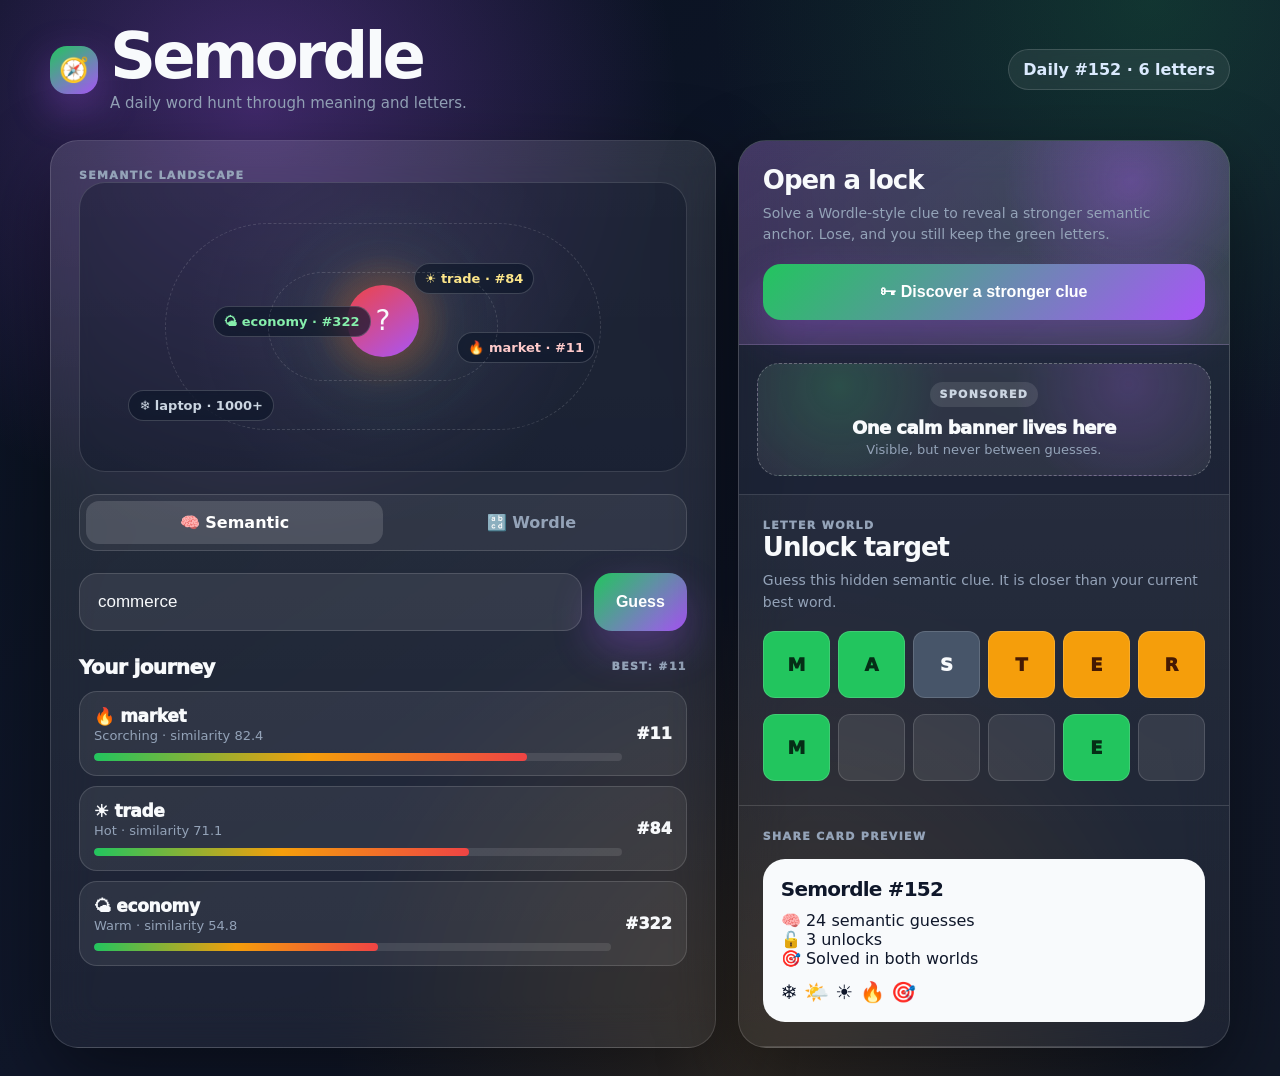
<file: Semordle preview.html>
<!DOCTYPE html>
<html lang="en">
<head>
  <meta charset="UTF-8" />
  <meta name="viewport" content="width=device-width, initial-scale=1.0" />
  <title>Semordle UI Concept</title>
  <style>
    :root {
      --bg: #0f172a;
      --bg-soft: #111c33;
      --card: rgba(255,255,255,0.08);
      --card-strong: rgba(255,255,255,0.14);
      --text: #f8fafc;
      --muted: #94a3b8;
      --cold: #64748b;
      --warm: #22c55e;
      --hot: #f59e0b;
      --scorch: #ef4444;
      --magic: #a855f7;
      --line: rgba(255,255,255,0.14);
      --shadow: 0 28px 80px rgba(0,0,0,0.45);
      --radius-xl: 28px;
      --radius-lg: 22px;
      --radius-md: 16px;
      font-family: Inter, ui-sans-serif, system-ui, -apple-system, BlinkMacSystemFont, "Segoe UI", sans-serif;
    }

    * { box-sizing: border-box; }

    body {
      margin: 0;
      min-height: 100vh;
      color: var(--text);
      background:
        radial-gradient(circle at 20% 10%, rgba(168,85,247,0.34), transparent 30%),
        radial-gradient(circle at 90% 0%, rgba(34,197,94,0.18), transparent 28%),
        radial-gradient(circle at 60% 95%, rgba(245,158,11,0.14), transparent 34%),
        linear-gradient(145deg, #08111f, #10172a 55%, #111827);
      padding: 28px;
    }

    .shell {
      width: min(1180px, 100%);
      margin: 0 auto;
    }

    header {
      display: flex;
      justify-content: space-between;
      align-items: center;
      gap: 18px;
      margin-bottom: 28px;
    }

    .brand {
      display: flex;
      align-items: center;
      gap: 12px;
    }

    .logo {
      width: 48px;
      height: 48px;
      border-radius: 17px;
      display: grid;
      place-items: center;
      background: linear-gradient(145deg, #22c55e, #a855f7);
      box-shadow: 0 15px 40px rgba(168,85,247,0.35);
      font-size: 24px;
    }

    h1 {
      margin: 0;
      letter-spacing: -0.06em;
      font-size: clamp(34px, 6vw, 64px);
      line-height: 0.9;
    }

    .subtitle {
      color: var(--muted);
      margin-top: 8px;
      font-size: 15px;
    }

    .pill {
      display: inline-flex;
      align-items: center;
      gap: 8px;
      padding: 10px 14px;
      border: 1px solid var(--line);
      border-radius: 999px;
      background: rgba(255,255,255,0.07);
      color: #dbeafe;
      font-weight: 700;
      white-space: nowrap;
      backdrop-filter: blur(14px);
    }

    .hero {
      display: grid;
      grid-template-columns: minmax(0, 1.15fr) minmax(320px, 0.85fr);
      gap: 22px;
      align-items: stretch;
    }

    .panel {
      border: 1px solid var(--line);
      border-radius: var(--radius-xl);
      background: linear-gradient(180deg, rgba(255,255,255,0.12), rgba(255,255,255,0.05));
      box-shadow: var(--shadow);
      backdrop-filter: blur(22px);
      overflow: hidden;
    }

    .main-panel {
      padding: 28px;
      position: relative;
      min-height: 650px;
    }

    .map {
      height: 290px;
      border-radius: 26px;
      border: 1px solid var(--line);
      background:
        radial-gradient(circle at 50% 48%, rgba(239,68,68,0.20), transparent 8%),
        radial-gradient(circle at 50% 48%, rgba(245,158,11,0.20), transparent 20%),
        radial-gradient(circle at 50% 48%, rgba(34,197,94,0.12), transparent 36%),
        radial-gradient(circle at 50% 48%, rgba(100,116,139,0.12), transparent 58%),
        rgba(15,23,42,0.42);
      position: relative;
      overflow: hidden;
    }

    .map:before, .map:after {
      content: "";
      position: absolute;
      inset: 14%;
      border: 1px dashed rgba(255,255,255,0.14);
      border-radius: 999px;
    }

    .map:after {
      inset: 31%;
    }

    .target {
      position: absolute;
      left: 50%;
      top: 48%;
      transform: translate(-50%, -50%);
      width: 72px;
      height: 72px;
      border-radius: 50%;
      background: linear-gradient(145deg, #ef4444, #a855f7);
      display: grid;
      place-items: center;
      font-size: 28px;
      box-shadow: 0 0 60px rgba(239,68,68,0.45);
    }

    .dot {
      position: absolute;
      display: flex;
      align-items: center;
      gap: 6px;
      padding: 7px 10px;
      border-radius: 999px;
      font-size: 13px;
      font-weight: 800;
      border: 1px solid rgba(255,255,255,0.18);
      background: rgba(15,23,42,0.72);
      backdrop-filter: blur(12px);
    }

    .dot.cold { left: 8%; top: 72%; color: #cbd5e1; }
    .dot.warm { left: 22%; top: 43%; color: #86efac; }
    .dot.hot { right: 25%; top: 28%; color: #fde68a; }
    .dot.scorch { right: 15%; top: 52%; color: #fecaca; }

    .entry {
      margin-top: 22px;
      display: grid;
      grid-template-columns: 1fr auto;
      gap: 12px;
    }

    input {
      width: 100%;
      border: 1px solid var(--line);
      border-radius: 18px;
      padding: 18px 18px;
      background: rgba(255,255,255,0.08);
      color: var(--text);
      outline: none;
      font-size: 17px;
    }

    button {
      border: 0;
      border-radius: 18px;
      padding: 0 22px;
      color: white;
      font-size: 16px;
      font-weight: 900;
      background: linear-gradient(135deg, #22c55e, #a855f7);
      box-shadow: 0 18px 42px rgba(168,85,247,0.30);
      cursor: pointer;
    }

    .mode-tabs {
      display: flex;
      margin: 22px 0;
      padding: 6px;
      border: 1px solid var(--line);
      background: rgba(255,255,255,0.06);
      border-radius: 18px;
    }

    .tab {
      flex: 1;
      text-align: center;
      padding: 12px;
      border-radius: 13px;
      font-weight: 900;
      color: var(--muted);
    }

    .tab.active {
      color: white;
      background: rgba(255,255,255,0.14);
    }

    .section-title {
      display: flex;
      justify-content: space-between;
      align-items: center;
      margin: 24px 0 12px;
      font-weight: 950;
      letter-spacing: -0.03em;
      font-size: 20px;
    }

    .guess-list {
      display: grid;
      gap: 10px;
    }

    .guess-card {
      display: grid;
      grid-template-columns: 1fr auto;
      align-items: center;
      gap: 14px;
      padding: 14px;
      border-radius: 18px;
      background: rgba(255,255,255,0.07);
      border: 1px solid var(--line);
    }

    .word {
      font-weight: 950;
      font-size: 17px;
      letter-spacing: -0.02em;
    }

    .meta {
      color: var(--muted);
      font-size: 13px;
      margin-top: 2px;
    }

    .rank {
      font-weight: 950;
      font-size: 16px;
      text-align: right;
    }

    .bar {
      height: 8px;
      background: rgba(255,255,255,0.10);
      border-radius: 999px;
      margin-top: 10px;
      overflow: hidden;
    }

    .fill {
      height: 100%;
      border-radius: inherit;
      background: linear-gradient(90deg, #22c55e, #f59e0b, #ef4444);
    }

    .side-panel {
      display: grid;
      grid-template-rows: auto auto 1fr;
    }

    .side-block {
      padding: 24px;
      border-bottom: 1px solid var(--line);
    }

    .sponsor-slot {
      padding: 18px;
      border-bottom: 1px solid var(--line);
      background: rgba(15,23,42,0.38);
    }

    .sponsor-card {
      min-height: 112px;
      border-radius: 22px;
      border: 1px dashed rgba(255,255,255,0.28);
      background:
        radial-gradient(circle at 18% 20%, rgba(34,197,94,0.18), transparent 28%),
        radial-gradient(circle at 82% 18%, rgba(168,85,247,0.20), transparent 30%),
        rgba(255,255,255,0.075);
      display: grid;
      place-items: center;
      text-align: center;
      padding: 18px;
    }

    .sponsor-card .label {
      display: inline-flex;
      align-items: center;
      gap: 8px;
      padding: 6px 10px;
      border-radius: 999px;
      background: rgba(255,255,255,0.10);
      color: #cbd5e1;
      font-size: 11px;
      text-transform: uppercase;
      letter-spacing: 0.12em;
      font-weight: 950;
      margin-bottom: 10px;
    }

    .sponsor-card .headline {
      font-weight: 950;
      font-size: 18px;
      letter-spacing: -0.03em;
    }

    .sponsor-card .subline {
      color: var(--muted);
      font-size: 13px;
      margin-top: 4px;
    }


    .unlock {
      background:
        radial-gradient(circle at 80% 20%, rgba(168,85,247,0.35), transparent 30%),
        linear-gradient(145deg, rgba(168,85,247,0.20), rgba(255,255,255,0.05));
    }

    .unlock h2, .wordle h2, .share h2 {
      margin: 0 0 8px;
      letter-spacing: -0.04em;
      font-size: 26px;
    }

    .copy {
      color: var(--muted);
      line-height: 1.55;
      margin: 0 0 18px;
      font-size: 14px;
    }

    .unlock-button {
      width: 100%;
      height: 56px;
      display: grid;
      place-items: center;
    }

    .tiles {
      display: grid;
      grid-template-columns: repeat(6, 1fr);
      gap: 8px;
      margin-top: 16px;
    }

    .tile {
      aspect-ratio: 1;
      border-radius: 12px;
      display: grid;
      place-items: center;
      font-weight: 950;
      font-size: 18px;
      background: rgba(255,255,255,0.09);
      border: 1px solid var(--line);
    }

    .tile.green { background: #22c55e; color: #052e16; }
    .tile.yellow { background: #f59e0b; color: #451a03; }
    .tile.gray { background: #475569; color: #f8fafc; }

    .share-card {
      margin-top: 16px;
      border-radius: 22px;
      padding: 18px;
      background: #f8fafc;
      color: #0f172a;
    }

    .share-card strong {
      display: block;
      font-size: 20px;
      letter-spacing: -0.04em;
      margin-bottom: 10px;
    }

    .journey {
      display: flex;
      gap: 6px;
      margin-top: 12px;
      font-size: 20px;
    }

    .caption {
      text-transform: uppercase;
      letter-spacing: 0.12em;
      font-size: 11px;
      color: var(--muted);
      font-weight: 950;
    }

    @media (max-width: 880px) {
      body { padding: 16px; }
      header { align-items: flex-start; }
      .hero { grid-template-columns: 1fr; }
      .main-panel { min-height: auto; padding: 20px; }
      .entry { grid-template-columns: 1fr; }
      button { height: 54px; }
      .map { height: 240px; }
      .pill { display: none; }
    }
  </style>
</head>
<body>
  <div class="shell">
    <header>
      <div class="brand">
        <div class="logo">🧭</div>
        <div>
          <h1>Semordle</h1>
          <div class="subtitle">A daily word hunt through meaning and letters.</div>
        </div>
      </div>
      <div class="pill">Daily #152 · 6 letters</div>
    </header>

    <main class="hero">
      <section class="panel main-panel">
        <div class="caption">Semantic landscape</div>
        <div class="map" aria-label="semantic proximity map">
          <div class="target">?</div>
          <div class="dot cold">❄ laptop · 1000+</div>
          <div class="dot warm">🌤 economy · #322</div>
          <div class="dot hot">☀ trade · #84</div>
          <div class="dot scorch">🔥 market · #11</div>
        </div>

        <div class="mode-tabs">
          <div class="tab active">🧠 Semantic</div>
          <div class="tab">🔡 Wordle</div>
        </div>

        <div class="entry">
          <input value="commerce" aria-label="guess input" />
          <button>Guess</button>
        </div>

        <div class="section-title">
          <span>Your journey</span>
          <span class="caption">Best: #11</span>
        </div>

        <div class="guess-list">
          <div class="guess-card">
            <div>
              <div class="word">🔥 market</div>
              <div class="meta">Scorching · similarity 82.4</div>
              <div class="bar"><div class="fill" style="width:82%"></div></div>
            </div>
            <div class="rank">#11</div>
          </div>
          <div class="guess-card">
            <div>
              <div class="word">☀ trade</div>
              <div class="meta">Hot · similarity 71.1</div>
              <div class="bar"><div class="fill" style="width:71%"></div></div>
            </div>
            <div class="rank">#84</div>
          </div>
          <div class="guess-card">
            <div>
              <div class="word">🌤 economy</div>
              <div class="meta">Warm · similarity 54.8</div>
              <div class="bar"><div class="fill" style="width:55%"></div></div>
            </div>
            <div class="rank">#322</div>
          </div>
        </div>
      </section>

      <aside class="panel side-panel">
        <section class="side-block unlock">
          <h2>Open a lock</h2>
          <p class="copy">Solve a Wordle-style clue to reveal a stronger semantic anchor. Lose, and you still keep the green letters.</p>
          <button class="unlock-button">🗝 Discover a stronger clue</button>
        </section>



        <section class="sponsor-slot" aria-label="sponsored banner placeholder">
          <div class="sponsor-card">
            <div>
              <div class="label">Sponsored</div>
              <div class="headline">One calm banner lives here</div>
              <div class="subline">Visible, but never between guesses.</div>
            </div>
          </div>
        </section>

        <section class="side-block wordle">
          <div class="caption">Letter world</div>
          <h2>Unlock target</h2>
          <p class="copy">Guess this hidden semantic clue. It is closer than your current best word.</p>
          <div class="tiles">
            <div class="tile green">M</div>
            <div class="tile green">A</div>
            <div class="tile gray">S</div>
            <div class="tile yellow">T</div>
            <div class="tile yellow">E</div>
            <div class="tile yellow">R</div>
          </div>
          <div class="tiles">
            <div class="tile green">M</div>
            <div class="tile"></div>
            <div class="tile"></div>
            <div class="tile"></div>
            <div class="tile green">E</div>
            <div class="tile"></div>
          </div>
        </section>

        <section class="side-block share">
          <div class="caption">Share card preview</div>
          <div class="share-card">
            <strong>Semordle #152</strong>
            <div>🧠 24 semantic guesses</div>
            <div>🔓 3 unlocks</div>
            <div>🎯 Solved in both worlds</div>
            <div class="journey">❄️ 🌤️ ☀️ 🔥 🎯</div>
          </div>
        </section>
      </aside>
    </main>
  </div>
</body>
</html>
</file>
